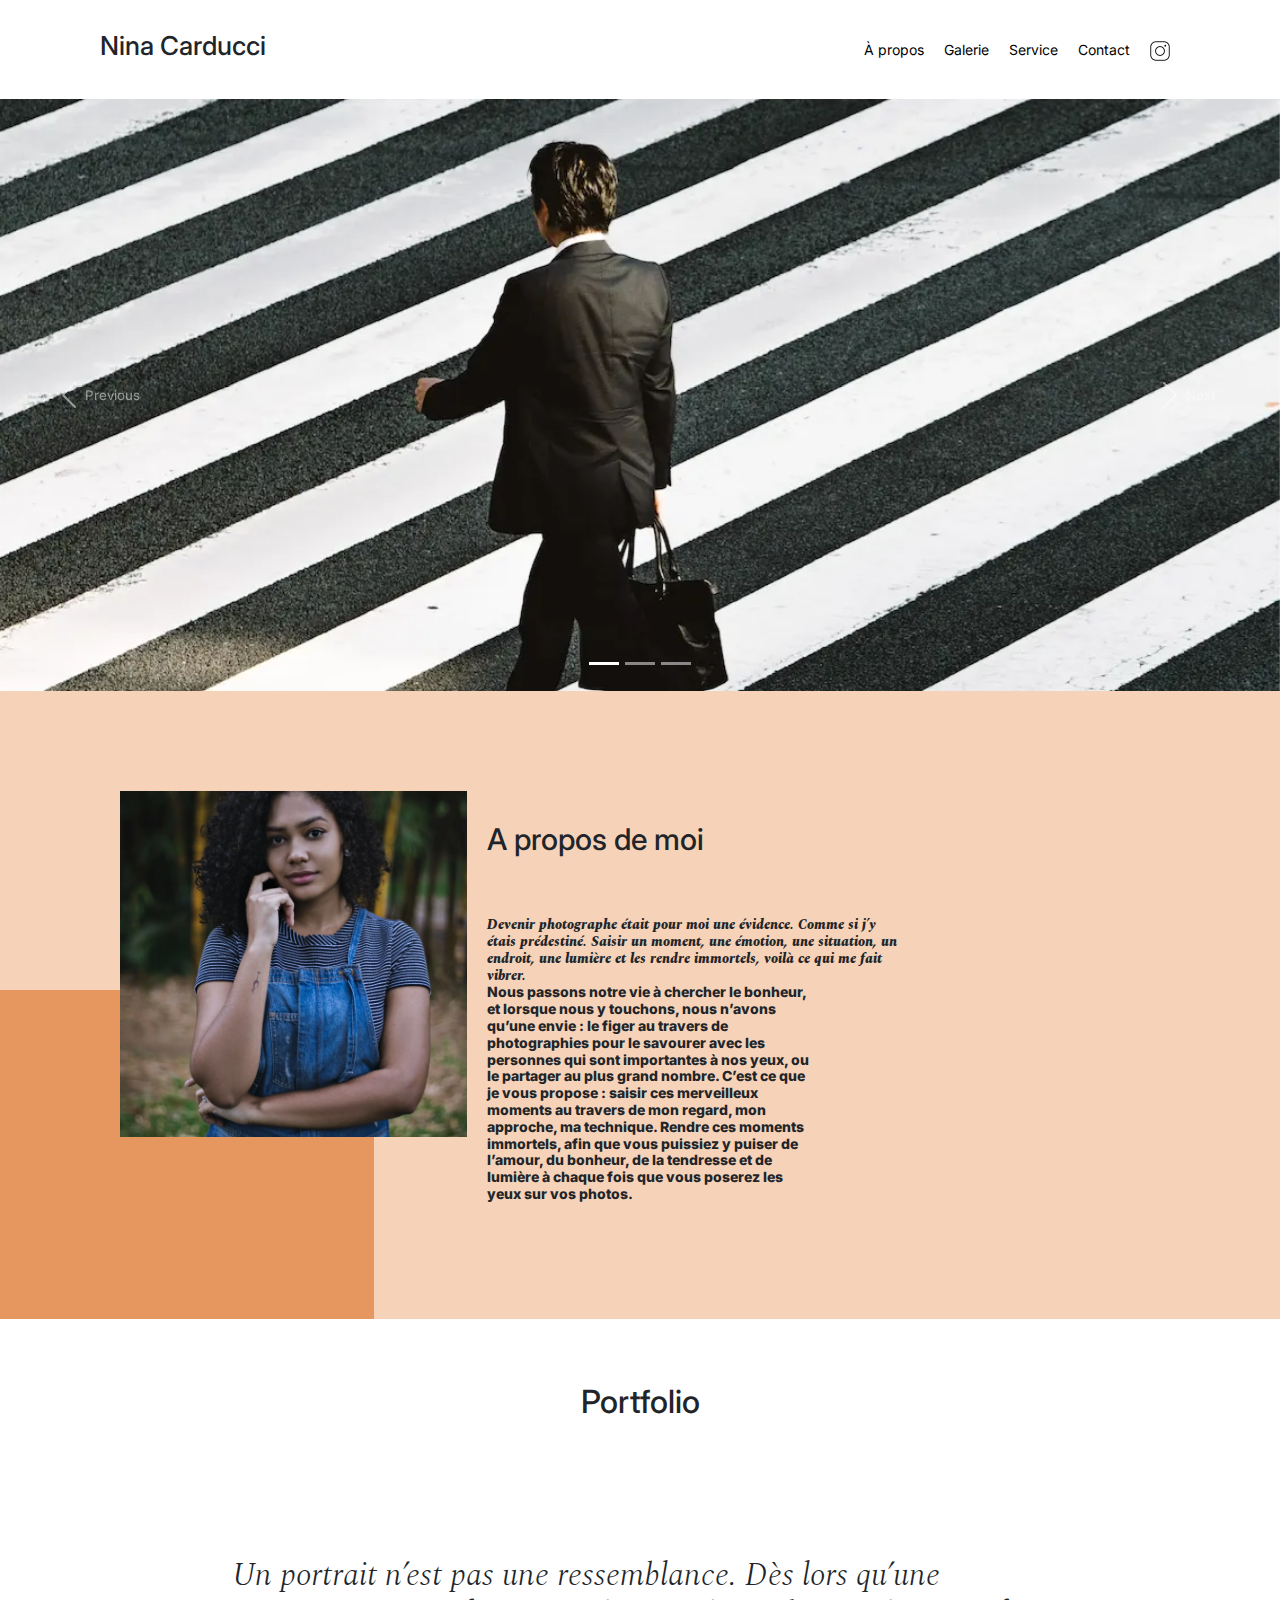
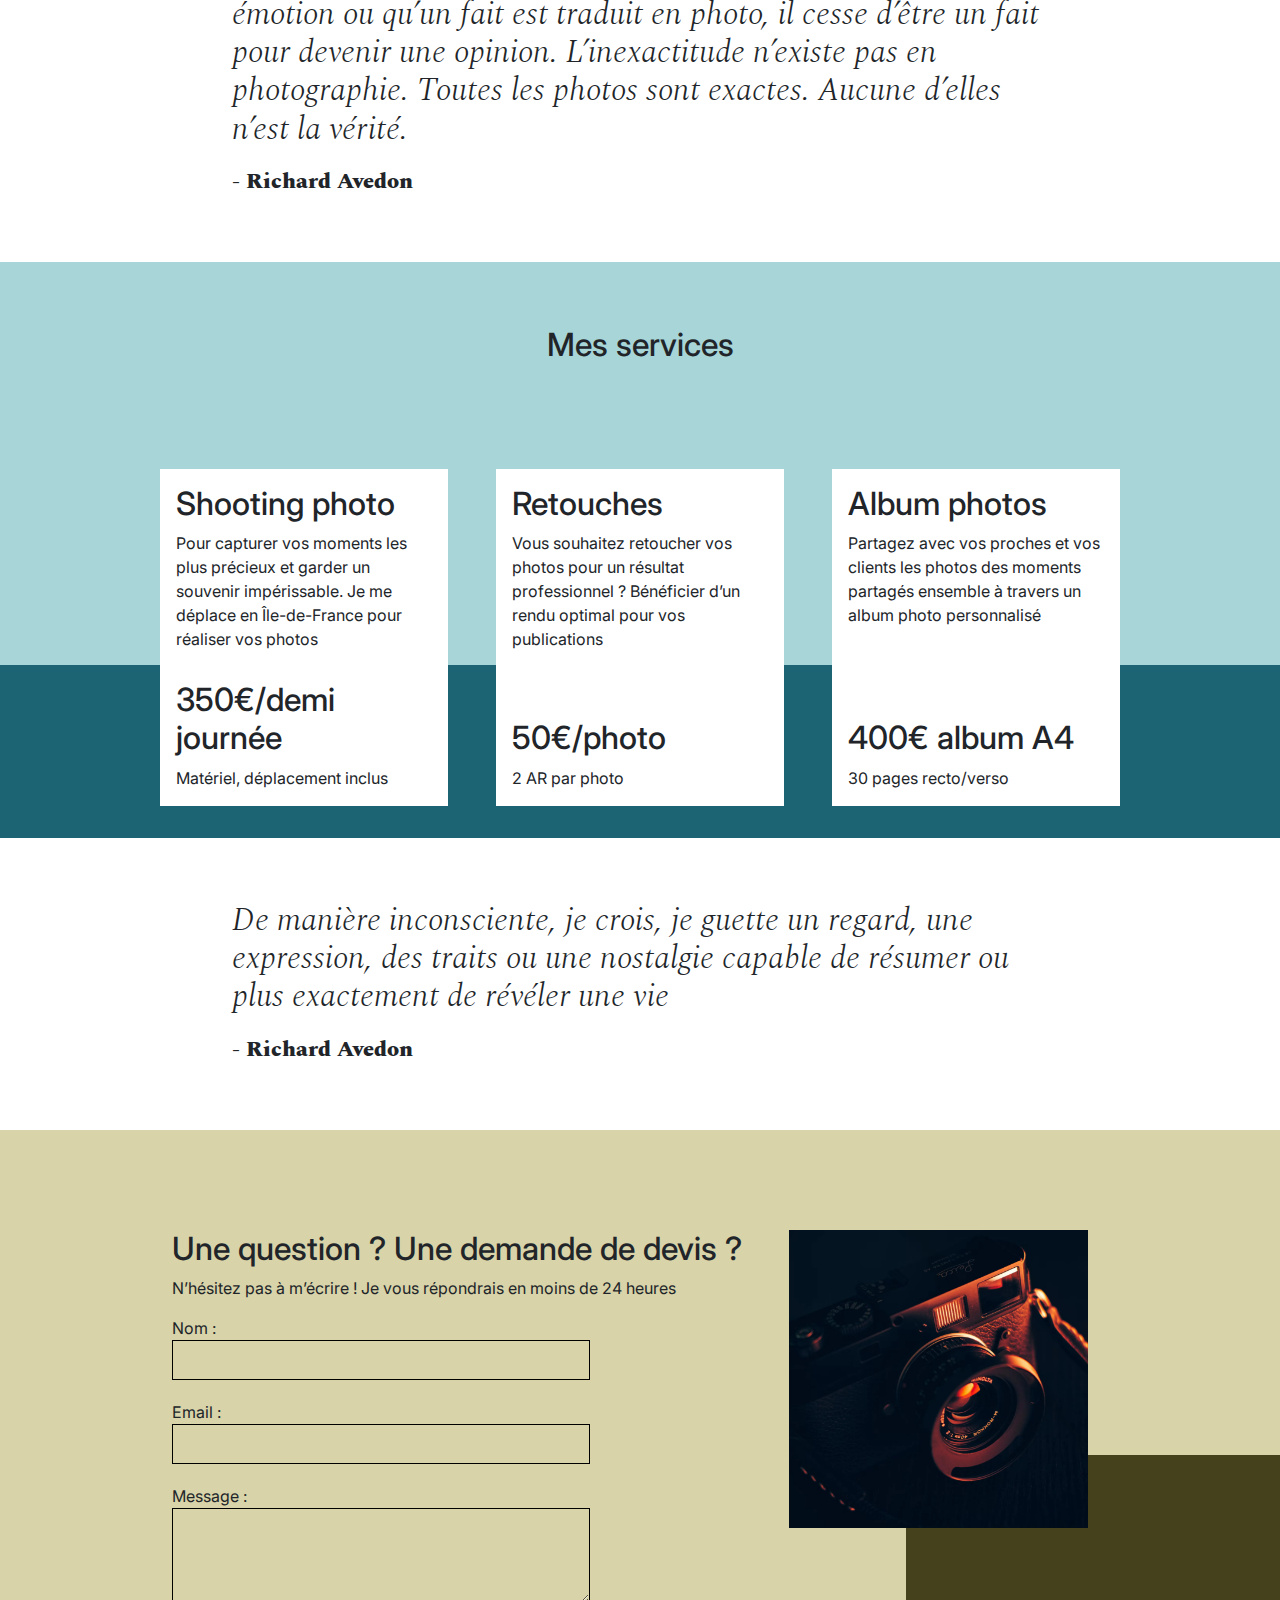
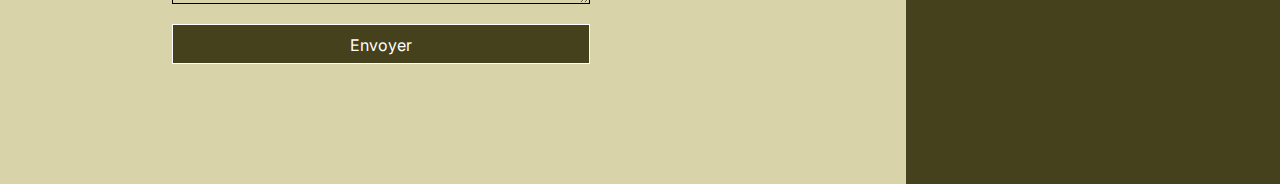
<file: Ninnacarducci-master/index.html>
<!DOCTYPE html>
<html lang="fr">

<head>
	<meta name="viewport" content="width=device-width, initial-scale=1.0">
	<meta name="description"
		content="Découvrez l'art captivant de la photographie avec nos clichés uniques. Des moments figés dans le temps, capturés par notre talentueux photographe. Explorez notre portfolio dès maintenant!">
	<link rel="stylesheet" href="./assets/bootstrap/bootstrap.min.css">
	<link rel="stylesheet" href="./assets/style.css">
	<link rel="preconnect" href="https://fonts.googleapis.com">
	<link rel="preconnect" href="https://fonts.gstatic.com" crossorigin>
	<link
		href="https://fonts.googleapis.com/css2?family=Inter&family=Spectral:ital,wght@0,400;1,300;1,400;1,800&display=swap"
		rel="stylesheet">
	<meta charset="UTF-8">
	<script src="./assets/bootstrap/bootstrap.bundle.min.js" defer></script>
	<script src="https://code.jquery.com/jquery-3.4.1.min.js"
		integrity="sha256-CSXorXvZcTkaix6Yvo6HppcZGetbYMGWSFlBw8HfCJo=" crossorigin="anonymous"></script>
	<script src="./assets/maugallery.js"></script>
	<script src="./assets/scripts.js"></script>

	<!-- Open Graph (Facebook, LinkedIn) -->
	<meta property="og:title" content="Nina Carducci - photographe privée">
	<meta property="og:description"
		content="Portfolio de Nina Carducci, photographe privée spécialisée dans les portraits et les événements. Découvrez mes créations inspirantes et réservez une séance photo dès aujourd'hui.">
	<meta property="og:type" content="website">
	<meta property="og:url" content="https://nina-carducci.github.io">
	<meta property="og:image" content="https://nina-carducci.github.io/assets/images/nina.png">

	<!-- Twitter Card -->
	<meta name="twitter:card" content="summary_large_image">
	<meta name="twitter:title" content="Nina Carucci - photographe priée">
	<meta name="twitter:description"
		content="Portfolio de Nina Carducci, photographe privée spécialisée dans les portraits et les événements. Découvrez mes créations inspirantes et réservez une séance photo dès aujourd'hui.">
	<meta name="twitter:image" content="URL de l'image à afficher">
	<script type="application/ld+json">
		{
		  "@context": "https://schema.org",
		  "@type": "LocalBusiness",
		  "name": "Nina Carducci Photographe",
		  "address": {
			"@type": "PostalAddress",
			"streetAddress": "68 avenue Alsace-Lorraine",
			"addressLocality": "Bordeaux",
			"postalCode": "33200",
			"addressCountry": "FR"
		  },
		  "priceRange": {
			"minPrice": 100,
			"maxPrice": 1000,
			"currency": "EUR",
			"note": "Les prix peuvent varier en fonction du type de séance, de la durée, des besoins spécifiques du client et des options supplémentaires."
		  },
		  "image": "https://nina-carducci.github.io/assets/images/nina.png",
		  "telephone": "+33566677889",
		  "openingHours": [
			"Mo-Fr 10:00-19:00"
		  ]
		}
	</script>
	<title>Photographe nina-carducci</title>

</head>

<body>
	<div class="top-header">
		<h1 class="name">Nina Carducci</h1>
		<div class="nav">
			<ul>
				<li><a href="#about">À propos</a></li>
				<li><a href="#gallery">Galerie</a></li>
				<li><a href="#services">Service</a></li>
				<li><a href="#contact">Contact</a></li>
				<li><a class="social-link" href="https://www.instagram.com/ninacarducci.photo/?hl=fr"
						target="_blank"><img src="assets/images/instagram.webp"
							alt="Portrait capturé mettant en valeur un mariage"></a></li>
			</ul>
		</div>
	</div>
	<section id="header">

		<div id="carouselExampleIndicators" class="carousel slide" data-bs-ride="carousel">
			<div class="carousel-indicators">
				<button type="button" data-bs-target="#carouselExampleIndicators" data-bs-slide-to="0" class="active"
					aria-current="true" aria-label="Slide 1"></button>
				<button type="button" data-bs-target="#carouselExampleIndicators" data-bs-slide-to="1"
					aria-label="Slide 2"></button>
				<button type="button" data-bs-target="#carouselExampleIndicators" data-bs-slide-to="2"
					aria-label="Slide 3"></button>
			</div>
			<div class="carousel-inner">
				<button class="carousel-control-prev" type="button" data-bs-target="#carouselExampleIndicators"
					data-bs-slide="prev">
					<span class="carousel-control-prev-icon" aria-hidden="true"></span>
					<span class="visually-hidden">Previous</span>
				</button>
				<button class="carousel-control-next" type="button" data-bs-target="#carouselExampleIndicators"
					data-bs-slide="next">
					<span class="carousel-control-next-icon" aria-hidden="true"></span>
					<span class="visually-hidden">Next</span>
				</button>
				<div class="carousel-item active">
					<img src="./assets/images/slider/photo-pieton-bordeaux.webp" class="d-block w-100"
						alt="Un homme marchant avec détermination sur un chemin bordé d'arbres">
				</div>
				<div class="carousel-item">
					<img src="./assets/images/slider/photo-evenenement-festival-bordeaux.webp" class="d-block w-100"
						alt="Vue captivante d'un concert en direct avec la foule enthousiaste">
				</div>
				<div class="carousel-item">
					<img src="./assets/images/slider/edward-cisneros-3_h6-1NPDGw-unsplash.webp" class="d-block w-100"
						alt="Portrait capturé par nina-carducci mettant en valeur un mariage">
				</div>

			</div>

		</div>
	</section>
	<section id="about">
		<picture class="picture left">
			<img alt="capturer des moments authentiques lors d'un événement, avec précision et créativité."
				src="./assets/images/nina.webp">
		</picture>
		<div id="about-me">

			<h2 class="about-me__title">A propos de moi</h2>
			<h2 class="about-me__introduction">Devenir photographe était pour moi une évidence. Comme si j’y étais
				prédestiné. Saisir un moment, une émotion, une situation, un endroit, une lumière et les rendre
				immortels, voilà ce qui me fait vibrer.
			<p>Nous passons notre vie à chercher le bonheur, et lorsque nous y touchons, nous n’avons qu’une envie :
				le figer au travers de photographies pour le savourer avec les personnes qui sont importantes à nos
				yeux, ou le partager au plus grand nombre.
				C’est ce que je vous propose : saisir ces merveilleux moments au travers de mon regard, mon
				approche, ma technique. Rendre ces moments immortels, afin que vous puissiez y puiser de l’amour, du
				bonheur, de la tendresse et de lumière à chaque fois que vous poserez les yeux sur vos photos.</p>
			</h2>
		</div>
	</section>
	<section id="gallery">
		<h2 class="title">Portfolio</h2>
		<div class="container py-3">
			<div class="gallery" style="display: none">
				<img data-gallery-tag="Concert" class="gallery-item"
					alt="Atmosphère vibrante d'un événement capturé dans ambiance festive."
					src="./assets/images/gallery/concerts/photographie-concert-bordeaux.webp" />
				<img data-gallery-tag="Entreprises"
					alt="Instant saisissant en noir et blanc d'un événement, capturé par un photographe professionnel"
					class="gallery-item"
					src="./assets/images/gallery/entreprise/photograhie-ali-morshedlou-bordeaux.webp" />
				<img data-gallery-tag="Entreprises"
					alt="Vue d'ensemble d'un salon professionnel, où les exposants présentent leurs produits et services"
					class="gallery-item" src="./assets/images/gallery/entreprise/Photo-evenement-bordeaux.webp" />
				<img data-gallery-tag="Mariages" class="gallery-item"
					alt="Photographe de mariage capturant l'instant magique de la cérémonie devant l'autel."
					src="./assets/images/gallery/mariage/main-homme-femme-mariage.webp" />
				<img data-gallery-tag="Portrait" class="gallery-item"
					alt="Moment chaleureux et complice lors d'une séance photo en famille"
					src="./assets/images/gallery/portraits/photo-homme-noir-bordeaux.webp" />
				<img data-gallery-tag="Mariages" class="gallery-item"
					alt="Moment émouvant d'un mariage laïque célébré en plein air"
					src="./assets/images/gallery/mariage/jakob-owens-SiniLJkXhMc-unsplash.webp" />
				<img data-gallery-tag="Portrait" class="gallery-item"
					alt="Ambiance joyeuse et festive lors d'un événement de mariage laïque"
					src="./assets/images/gallery/portraits/nino-van-prattenburg--443cl1uR_8-unsplash.webp" />
				<img data-gallery-tag="Concert" class="gallery-item"
					alt="Instant magique capturé lors d'un mariage parfait"
					src="./assets/images/gallery/concerts/photo-chanteur-concert-bordeaux.webp" />
				<img data-gallery-tag="Entreprises"
					alt="Moment chaleureux et complice lors d'une séance photo en famille" class="gallery-item"
					src="./assets/images/gallery/entreprise/photo-femme-bordeaux.webp" />
			</div>
		</div>
		<section class="quote">
			<figure>
				<blockquote>
					<h2 class="quote__text">Un portrait n’est pas une ressemblance. Dès lors qu’une émotion ou qu’un
						fait est traduit en photo, il cesse d’être un fait pour devenir une opinion. L’inexactitude
						n’existe pas en photographie. Toutes les photos sont exactes. Aucune d’elles n’est la vérité.
					</h2>
				</blockquote>
				<figcaption class="quote__author">- Richard Avedon</figcaption>
			</figure>
		</section>
	</section>
	<section id="services">
		<h2 class="title">Mes services</h2>
		<div class="container">
			<div class="service">
				<div class="service__description">
					<h2>Shooting photo</h2>
					<p>Pour capturer vos moments les plus précieux et garder un souvenir impérissable. Je me déplace en
						Île-de-France pour réaliser vos photos</p>
				</div>
				<div class="service__price">
					<h2>350€/demi journée</h2>
					<span>Matériel, déplacement inclus</span>
				</div>

			</div>
			<div class="service">
				<div class="service__description">
					<h2>Retouches</h2>
					<p>Vous souhaitez retoucher vos photos pour un résultat professionnel ? Bénéficier d’un rendu
						optimal pour vos publications</p>
				</div>
				<div class="service__price">
					<h2>50€/photo</h2>
					<span>2 AR par photo</span>
				</div>
			</div>
			<div class="service">
				<div class="service__description">
					<h2>Album photos</h2>
					<p>Partagez avec vos proches et vos clients les photos des moments partagés ensemble à travers un
						album photo personnalisé</p>
				</div>
				<div class="service__price">
					<h2>400€ album A4</h2>
					<span>30 pages recto/verso</span>
				</div>
			</div>
		</div>
	</section>
	<div class="quote">
		<figure>
			<blockquote>
				<h2 class="quote__text">De manière inconsciente, je crois, je guette un regard, une expression, des
					traits ou une nostalgie capable de résumer ou plus exactement de révéler une vie</h2>
			</blockquote>
			<figcaption class="quote__author">- Richard Avedon</figcaption>
		</figure>
	</div>
	<section id="contact">
		<div class="container">
			<div class="form-container">
				<h2>Une question ? Une demande de devis ?</h2>
				<p> N’hésitez pas à m’écrire ! Je vous répondrais en moins de 24 heures</p>
				<form action="" method="post">
					<label for="nom">Nom :</label>
					<input type="text" name="nom" id="nom">

					<label for="email">Email :</label>
					<input type="email" name="email" id="email">

					<label for="message">Message :</label>
					<textarea name="message" id="message" cols="30" rows="10"></textarea>

					<input type="submit" value="Envoyer">
				</form>

			</div>
			<picture class="picture right">
				<img alt="Portrait professionnel d'une personne en costume, capturé par un photographe expérimenté."
					src="./assets/images/camera.webp">
			</picture>
		</div>
	</section>
</body>

</html>
</file>
<file: Ninnacarducci-master/assets/style.css>
body {
	max-width: 1920px;
	margin: auto;
}

* {
	font-family: 'Inter';
	font-style: normal;
}

.top-header {
	background-color: white;
	position: sticky;
	top: 0;
	z-index: 1000;
	display: flex;
	justify-content: space-between;
	padding-inline: 100px;
	padding-block: 30px;
	align-items: center;
}

.top-header .name {
	font-size: 26px;
}

.nav ul {
	display: flex;
	list-style-type: none;
	font-size: 14px;
	margin-bottom: 0;
}

.nav li {
	padding-inline: 10px;
}

.nav a {
	text-decoration: none;
	color: #000
}

.social-link img {
	width: 20px;
}

.nav-link.active-tag {
	background-color: #45411C;
	color: white;
}

#about {
	display: flex;
	background-color: #F6D2B8;
	padding-inline: 100px;
	padding-block: 100px;
	position: relative;
}

.picture.left::before {
	content: ' ';
	background-color: #E5975F;
	width: 374px;
	height: 329px;
	position: absolute;
	bottom: 0;
	left: 0;
	z-index: -1;
}

.picture {
	flex: 1;
	margin: 0 20px;
	z-index: 0;
}

.picture img {
	width: 100%;

}

#about-me {
	flex: 2
}

.about-me__title {
	margin-top: 1em;
	margin-bottom: 60px;
	font-size: 30px;
}

.about-me__introduction {
	font-family: 'Spectral';
	font-weight: 800;
	font-style: italic;
	width: 60%;
	font-size: 14px;
}

#about-me p {
	width: 80%;
	font-size: 14px;
}

#gallery {
	/*	min-height: 100vh; */
}

.title {
	text-align: center;
	padding-block: 2em;
}

.gallery .nav {
	justify-content: center;
}

.nav-pills .nav-link.active, .nav-pills .show>.nav-link {
	color: #fff;
	background-color: #45411C;
	border-radius: 0;
}

.item-column {
	position: relative;
	margin-bottom: 0 !important;
	padding: 0;
}

.item-column::after {
	content: "";
	display: block;
	padding-bottom: 100%;

}

.gallery-item {
	position: absolute;
	width: 100%;
	height: 100%;
	object-fit: cover;
	padding: .5em;
}

.mg-prev, .mg-next {
	width: 30px;
	height: 30px;
	border-radius: 00%;
	justify-content: center;
	align-items: center;
	display: flex;
	font-size: 24px;
}

.quote {
	font-family: 'Spectral';
	font-style: italic;
	width: 70%;
	margin: auto;
	padding-block: 3em;
}

.quote__text {
	font-family: Spectral;
	font-style: italic;
	font-weight: 300;

}

.quote__author {
	font-family: Spectral;
	font-weight: 800;
	font-size: 22px;
}

#services {
	margin: auto;
	background-color: #A8D5D8;
	position: relative;
}

#services .container::before {
	content: ' ';
	background-color: #1C6474;
	position: absolute;
	width: 100%;
	height: 30%;
	bottom: 0;
	left: 0;
	z-index: 0;
}

#services .container {
	justify-content: space-between;
	display: flex;
	padding: 2em 0;

}

.service {
	background-color: white;
	max-width: 390px;
	width: 30%;
	height: 337px;
	padding: 1em;
	display: flex;
	flex-direction: column;
	justify-content: space-between;
	z-index: 1;
}

#contact {
	margin: auto;
	background-color: #D8D3A8;
	position: relative;
	padding-inline: 100px;
	padding-block: 100px;
}

#contact .container {
	display: flex;
}

.picture.right::before {
	content: ' ';
	background-color: #45411C;
	width: 374px;
	height: 329px;
	position: absolute;
	bottom: 0;
	right: 0;
	z-index: -1;
}

.form-container {
	flex: 2;

}

form {
	display: flex;
	flex-direction: column;
	width: 70%;
	align-items: flex-start;
}

form input {
	width: 100%;
	background-color: transparent;
	border: solid 1px;
	height: 2.5em;
	margin-bottom: 20px;
}

form textarea {
	width: 100%;
	background-color: transparent;
	border: solid 1px;
	height: 5em;
	line-height: 2.5em;
	font-size: 1.2em;
	margin-bottom: 20px;
}

input[type="submit"] {
	background-color: #45411C;
	color: white;
	padding: .5em 1em
}

@media all and (max-width: 1180px) {
	.picture {
		flex: 2;
	}

	#about, #contact .container {
		align-items: center;
	}

	.about-me__title {
		margin-top: 0;
		margin-bottom: 1em;
	}

	#about-me h6, #about-me p {
		width: 100%;
	}
}

@media all and (max-width: 1000px) {
	#about {
		flex-direction: column;

	}

	.picture {
		width: 50%;
	}

	.picture.left::before {
		width: 100%;
		height: 30%;
		position: absolute;
		bottom: auto;
		top: 0;
		left: 0;
		z-index: -1;
	}

	.about-me__title {
		text-align: center;
		margin-top: 1em;
	}

	#services .container {
		flex-direction: column;
	}

	.service {
		width: 100%;
		max-width: 100%;
		height: auto;
		margin: 2em 0
	}

	.service__description {
		margin-bottom: 1em;
	}

	#services .container::before {
		width: 30%;
		height: 100%;
		bottom: 0;
		right: 0;
		left: auto;
		z-index: 0;
	}

	#contact .container {
		flex-direction: column;
	}

	#contact .picture.right {
		margin-top: 1em;
	}

	.picture.right::before {
		width: 100%;
		height: 30%;
		position: absolute;
		bottom: 0;
		right: 0;
		z-index: -1;
	}
}

@media all and (max-width: 650px) {
	.top-header {
		flex-direction: column;
		padding-inline: 0;
	}

	.top-header .nav, .top-header .nav ul {
		width: 100%;
		padding: 0 0 0 0;
	}

	.top-header .nav li {
		flex: 1;
		padding-block: 1em;
		text-align: center;
	}

	.picture.left::before, .picture.right::before {
		height: 150px;
	}

	#services .container {
		align-items: center;
	}

	.service {
		max-width: 90%;
	}

	#about, #contact {
		padding-inline: 2em;
		padding-block: 2em;
	}

	form {
		width: 100%;
	}

	.picture {
		width: 80%;
	}
}
</file>
